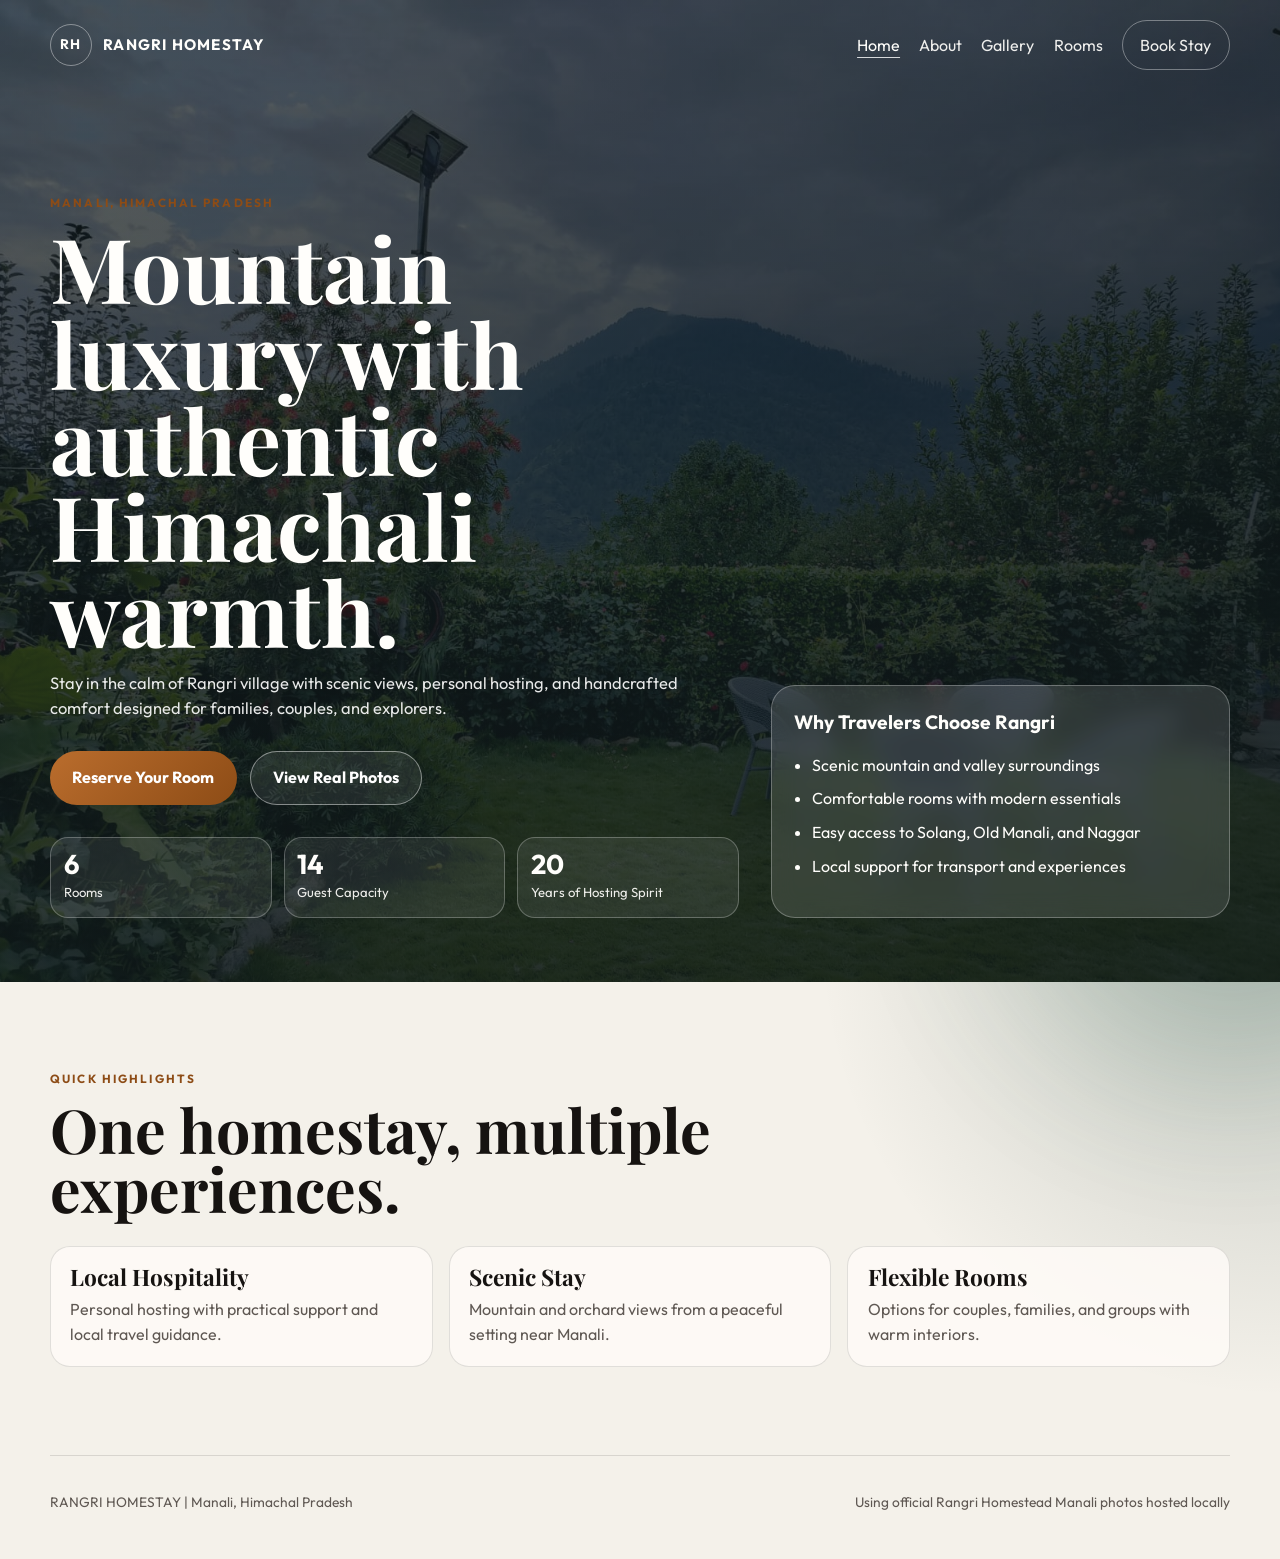
<file: index.html>
<!DOCTYPE html>
<html lang="en">
  <head>
    <meta charset="UTF-8" />
    <meta name="viewport" content="width=device-width, initial-scale=1.0" />
    <title>RANGRI HOMESTAY | Home</title>
    <meta
      name="description"
      content="RANGRI HOMESTAY Manali - premium mountain stay with authentic local hospitality."
    />
    <link rel="preconnect" href="https://fonts.googleapis.com" />
    <link rel="preconnect" href="https://fonts.gstatic.com" crossorigin />
    <link
      href="https://fonts.googleapis.com/css2?family=Outfit:wght@300;400;500;600;700;800&family=Playfair+Display:wght@500;600;700;800&display=swap"
      rel="stylesheet"
    />
    <link rel="stylesheet" href="styles.css" />
  </head>
  <body data-page="home">
    <div class="ambient ambient-one"></div>
    <div class="ambient ambient-two"></div>

    <header class="hero" id="home">
      <nav class="navbar container">
        <a class="brand" href="index.html">
          <span class="brand-dot">RH</span>
          <span>RANGRI HOMESTAY</span>
        </a>
        <div class="nav-links">
          <a href="index.html" data-nav="home">Home</a>
          <a href="about.html" data-nav="about">About</a>
          <a href="gallery.html" data-nav="gallery">Gallery</a>
          <a href="rooms.html" data-nav="rooms">Rooms</a>
          <a href="booking.html" class="nav-book" data-nav="booking">Book Stay</a>
        </div>
      </nav>

      <div class="hero-main container">
        <div class="hero-left reveal">
          <p class="eyebrow">Manali, Himachal Pradesh</p>
          <h1>Mountain luxury with authentic Himachali warmth.</h1>
          <p class="lead">
            Stay in the calm of Rangri village with scenic views, personal
            hosting, and handcrafted comfort designed for families, couples, and
            explorers.
          </p>
          <div class="hero-actions">
            <a href="booking.html" class="btn btn-solid">Reserve Your Room</a>
            <a href="gallery.html" class="btn btn-glass">View Real Photos</a>
          </div>
          <div class="metrics" id="metrics">
            <article class="metric">
              <strong data-target="6">0</strong>
              <span>Rooms</span>
            </article>
            <article class="metric">
              <strong data-target="14">0</strong>
              <span>Guest Capacity</span>
            </article>
            <article class="metric">
              <strong data-target="20">0</strong>
              <span>Years of Hosting Spirit</span>
            </article>
          </div>
        </div>

        <aside class="hero-panel reveal">
          <p class="panel-title">Why Travelers Choose Rangri</p>
          <ul>
            <li>Scenic mountain and valley surroundings</li>
            <li>Comfortable rooms with modern essentials</li>
            <li>Easy access to Solang, Old Manali, and Naggar</li>
            <li>Local support for transport and experiences</li>
          </ul>
        </aside>
      </div>
    </header>

    <main>
      <section class="section container reveal">
        <div class="section-head">
          <p class="eyebrow">Quick Highlights</p>
          <h2>One homestay, multiple experiences.</h2>
        </div>
        <div class="feature-grid">
          <article>
            <h3>Local Hospitality</h3>
            <p>Personal hosting with practical support and local travel guidance.</p>
          </article>
          <article>
            <h3>Scenic Stay</h3>
            <p>Mountain and orchard views from a peaceful setting near Manali.</p>
          </article>
          <article>
            <h3>Flexible Rooms</h3>
            <p>Options for couples, families, and groups with warm interiors.</p>
          </article>
        </div>
      </section>
    </main>

    <footer class="footer container">
      <p>RANGRI HOMESTAY | Manali, Himachal Pradesh</p>
      <p>Using official Rangri Homestead Manali photos hosted locally</p>
    </footer>

    <script src="script.js"></script>
  </body>
</html>
</file>
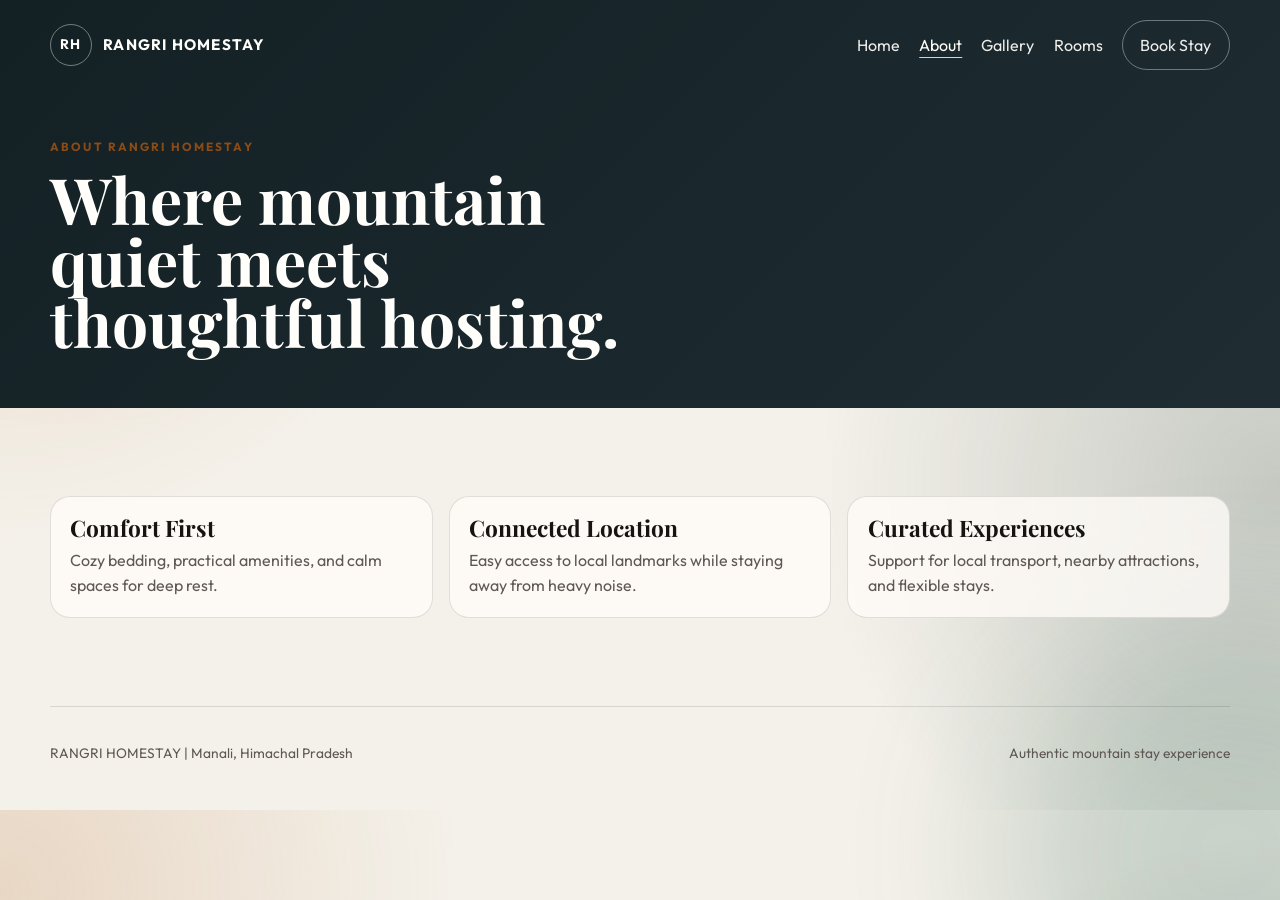
<file: about.html>
<!DOCTYPE html>
<html lang="en">
  <head>
    <meta charset="UTF-8" />
    <meta name="viewport" content="width=device-width, initial-scale=1.0" />
    <title>RANGRI HOMESTAY | About</title>
    <link rel="preconnect" href="https://fonts.googleapis.com" />
    <link rel="preconnect" href="https://fonts.gstatic.com" crossorigin />
    <link
      href="https://fonts.googleapis.com/css2?family=Outfit:wght@300;400;500;600;700;800&family=Playfair+Display:wght@500;600;700;800&display=swap"
      rel="stylesheet"
    />
    <link rel="stylesheet" href="styles.css" />
  </head>
  <body data-page="about">
    <div class="ambient ambient-one"></div>
    <div class="ambient ambient-two"></div>
    <header class="subhero">
      <nav class="navbar container">
        <a class="brand" href="index.html">
          <span class="brand-dot">RH</span>
          <span>RANGRI HOMESTAY</span>
        </a>
        <div class="nav-links">
          <a href="index.html" data-nav="home">Home</a>
          <a href="about.html" data-nav="about">About</a>
          <a href="gallery.html" data-nav="gallery">Gallery</a>
          <a href="rooms.html" data-nav="rooms">Rooms</a>
          <a href="booking.html" class="nav-book" data-nav="booking">Book Stay</a>
        </div>
      </nav>
      <div class="container subhero-content reveal">
        <p class="eyebrow">About RANGRI HOMESTAY</p>
        <h1>Where mountain quiet meets thoughtful hosting.</h1>
      </div>
    </header>

    <main>
      <section class="section container reveal">
        <div class="feature-grid">
          <article>
            <h3>Comfort First</h3>
            <p>Cozy bedding, practical amenities, and calm spaces for deep rest.</p>
          </article>
          <article>
            <h3>Connected Location</h3>
            <p>Easy access to local landmarks while staying away from heavy noise.</p>
          </article>
          <article>
            <h3>Curated Experiences</h3>
            <p>Support for local transport, nearby attractions, and flexible stays.</p>
          </article>
        </div>
      </section>
    </main>
    <footer class="footer container">
      <p>RANGRI HOMESTAY | Manali, Himachal Pradesh</p>
      <p>Authentic mountain stay experience</p>
    </footer>
    <script src="script.js"></script>
  </body>
</html>
</file>
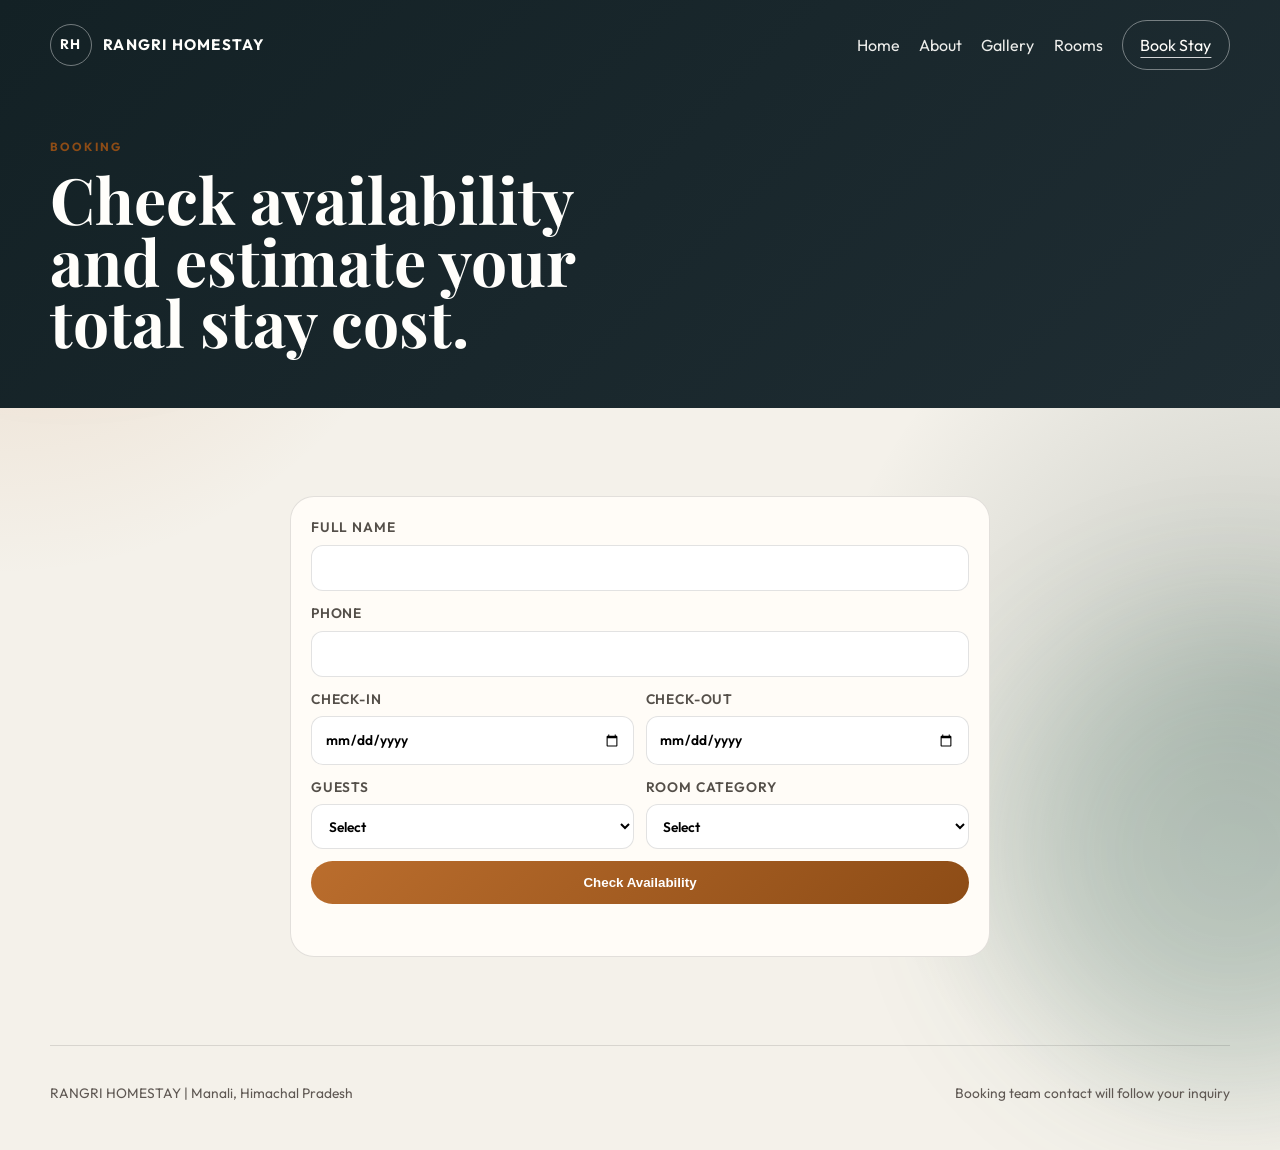
<file: booking.html>
<!DOCTYPE html>
<html lang="en">
  <head>
    <meta charset="UTF-8" />
    <meta name="viewport" content="width=device-width, initial-scale=1.0" />
    <title>RANGRI HOMESTAY | Booking</title>
    <link rel="preconnect" href="https://fonts.googleapis.com" />
    <link rel="preconnect" href="https://fonts.gstatic.com" crossorigin />
    <link
      href="https://fonts.googleapis.com/css2?family=Outfit:wght@300;400;500;600;700;800&family=Playfair+Display:wght@500;600;700;800&display=swap"
      rel="stylesheet"
    />
    <link rel="stylesheet" href="styles.css" />
  </head>
  <body data-page="booking">
    <div class="ambient ambient-one"></div>
    <div class="ambient ambient-two"></div>
    <header class="subhero">
      <nav class="navbar container">
        <a class="brand" href="index.html">
          <span class="brand-dot">RH</span>
          <span>RANGRI HOMESTAY</span>
        </a>
        <div class="nav-links">
          <a href="index.html" data-nav="home">Home</a>
          <a href="about.html" data-nav="about">About</a>
          <a href="gallery.html" data-nav="gallery">Gallery</a>
          <a href="rooms.html" data-nav="rooms">Rooms</a>
          <a href="booking.html" class="nav-book" data-nav="booking">Book Stay</a>
        </div>
      </nav>
      <div class="container subhero-content reveal">
        <p class="eyebrow">Booking</p>
        <h1>Check availability and estimate your total stay cost.</h1>
      </div>
    </header>
    <main>
      <section class="section container reveal">
        <div class="booking-wrap single">
          <form class="booking-form" id="bookingForm">
            <label>
              Full Name
              <input type="text" name="name" required />
            </label>
            <label>
              Phone
              <input type="tel" name="phone" required />
            </label>
            <div class="two-col">
              <label>
                Check-in
                <input type="date" name="checkin" required />
              </label>
              <label>
                Check-out
                <input type="date" name="checkout" required />
              </label>
            </div>
            <div class="two-col">
              <label>
                Guests
                <select name="guests" required>
                  <option value="">Select</option>
                  <option value="2">Up to 2 Guests</option>
                  <option value="4">Up to 4 Guests</option>
                  <option value="6">Up to 6 Guests</option>
                </select>
              </label>
              <label>
                Room Category
                <select name="roomType" required>
                  <option value="">Select</option>
                  <option value="3200">Mountain Deluxe</option>
                  <option value="4600">Family Suite</option>
                  <option value="2800">Cozy Standard</option>
                </select>
              </label>
            </div>
            <button type="submit" class="btn btn-solid full">Check Availability</button>
            <p class="form-note" id="formMessage" aria-live="polite"></p>
          </form>
        </div>
      </section>
    </main>
    <footer class="footer container">
      <p>RANGRI HOMESTAY | Manali, Himachal Pradesh</p>
      <p>Booking team contact will follow your inquiry</p>
    </footer>
    <script src="script.js"></script>
  </body>
</html>
</file>
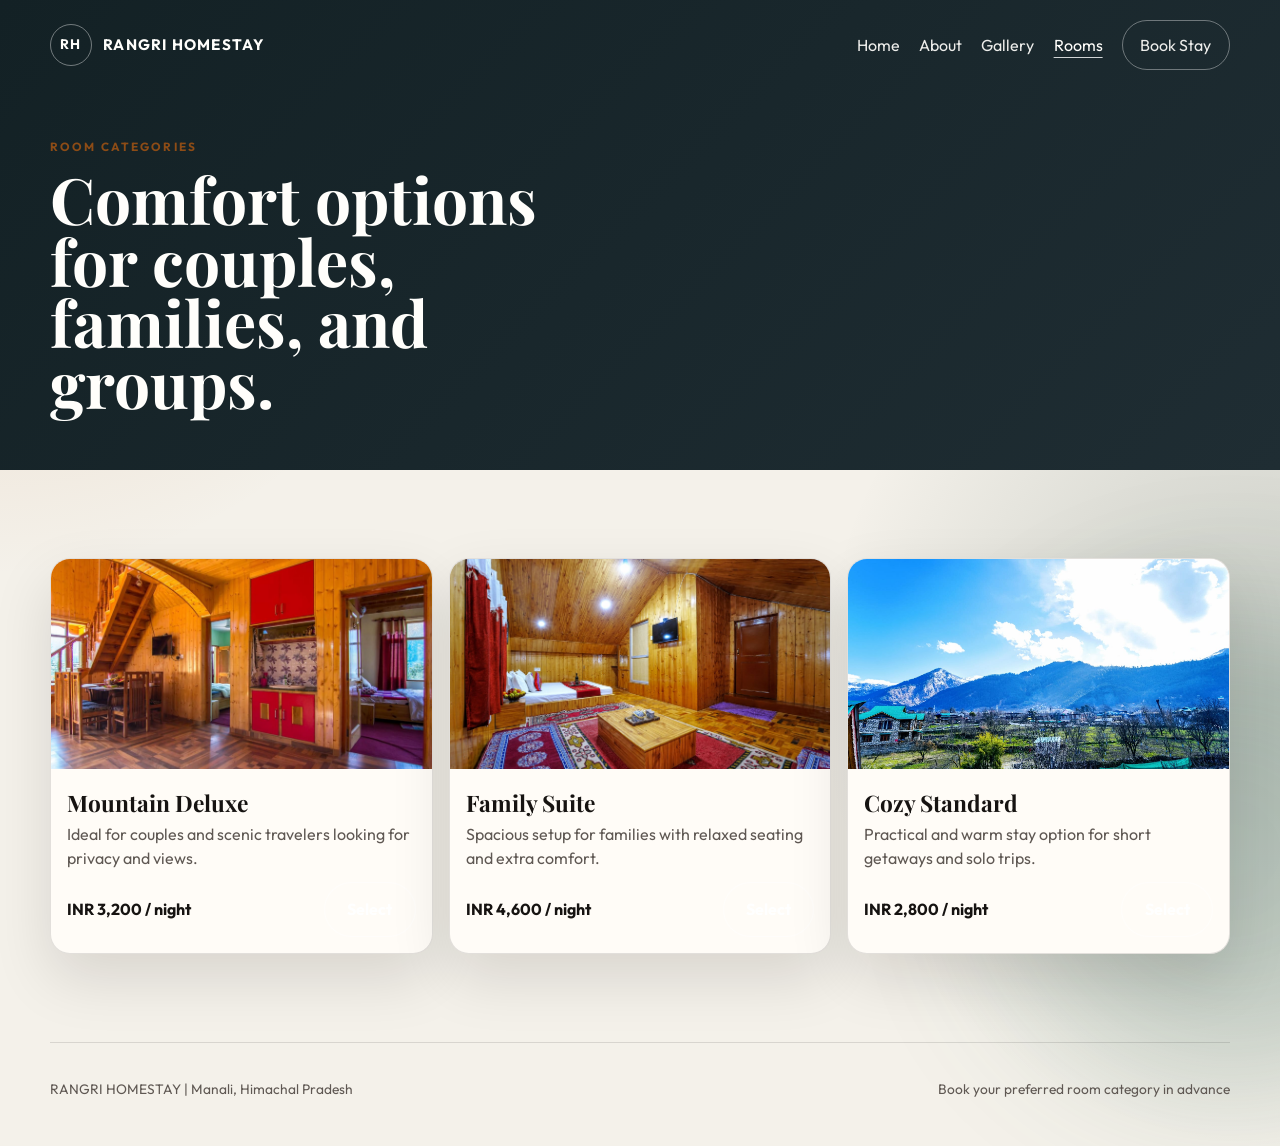
<file: rooms.html>
<!DOCTYPE html>
<html lang="en">
  <head>
    <meta charset="UTF-8" />
    <meta name="viewport" content="width=device-width, initial-scale=1.0" />
    <title>RANGRI HOMESTAY | Rooms</title>
    <link rel="preconnect" href="https://fonts.googleapis.com" />
    <link rel="preconnect" href="https://fonts.gstatic.com" crossorigin />
    <link
      href="https://fonts.googleapis.com/css2?family=Outfit:wght@300;400;500;600;700;800&family=Playfair+Display:wght@500;600;700;800&display=swap"
      rel="stylesheet"
    />
    <link rel="stylesheet" href="styles.css" />
  </head>
  <body data-page="rooms">
    <div class="ambient ambient-one"></div>
    <div class="ambient ambient-two"></div>
    <header class="subhero">
      <nav class="navbar container">
        <a class="brand" href="index.html">
          <span class="brand-dot">RH</span>
          <span>RANGRI HOMESTAY</span>
        </a>
        <div class="nav-links">
          <a href="index.html" data-nav="home">Home</a>
          <a href="about.html" data-nav="about">About</a>
          <a href="gallery.html" data-nav="gallery">Gallery</a>
          <a href="rooms.html" data-nav="rooms">Rooms</a>
          <a href="booking.html" class="nav-book" data-nav="booking">Book Stay</a>
        </div>
      </nav>
      <div class="container subhero-content reveal">
        <p class="eyebrow">Room Categories</p>
        <h1>Comfort options for couples, families, and groups.</h1>
      </div>
    </header>
    <main>
      <section class="section container reveal">
        <div class="rooms-grid" id="roomsGrid"></div>
      </section>
    </main>
    <footer class="footer container">
      <p>RANGRI HOMESTAY | Manali, Himachal Pradesh</p>
      <p>Book your preferred room category in advance</p>
    </footer>
    <script src="script.js"></script>
  </body>
</html>
</file>
<file: styles.css>
:root {
  --bg: #f4f1ea;
  --ink: #161311;
  --muted: #5f5853;
  --surface: rgba(255, 252, 248, 0.8);
  --surface-strong: #fffcf7;
  --line: rgba(22, 19, 17, 0.12);
  --accent: #ba6d2d;
  --accent-deep: #8d4c16;
  --pine: #203c35;
  --night: #10191b;
  --shadow: 0 24px 60px rgba(15, 11, 8, 0.12);
}

* {
  box-sizing: border-box;
}

html,
body {
  margin: 0;
  padding: 0;
  scroll-behavior: smooth;
}

body {
  font-family: "Outfit", sans-serif;
  color: var(--ink);
  background:
    radial-gradient(80vw 80vw at 0% 10%, rgba(186, 109, 45, 0.2), transparent 45%),
    radial-gradient(80vw 80vw at 100% 60%, rgba(32, 60, 53, 0.22), transparent 45%),
    var(--bg);
  line-height: 1.55;
}

.ambient {
  position: fixed;
  width: 460px;
  height: 460px;
  border-radius: 50%;
  filter: blur(80px);
  opacity: 0.22;
  z-index: -1;
  pointer-events: none;
}

.ambient-one {
  top: -180px;
  left: -160px;
  background: #cf8548;
}

.ambient-two {
  right: -180px;
  bottom: -180px;
  background: #356857;
}

.container {
  width: min(1180px, calc(100% - 2rem));
  margin: 0 auto;
}

a {
  text-decoration: none;
  color: inherit;
}

.eyebrow {
  margin: 0 0 0.75rem;
  font-size: 0.74rem;
  text-transform: uppercase;
  letter-spacing: 0.18em;
  color: var(--accent-deep);
  font-weight: 700;
}

h1,
h2,
h3 {
  font-family: "Playfair Display", serif;
  line-height: 0.96;
  margin: 0;
}

.hero {
  position: relative;
  min-height: 100vh;
  background: var(--hero-bg, linear-gradient(rgba(16, 25, 27, 0.3), rgba(16, 25, 27, 0.7)));
  transition: background-image 900ms ease;
  color: #fffefb;
}

.hero::after {
  content: "";
  position: absolute;
  inset: 0;
  background: linear-gradient(110deg, rgba(16, 25, 27, 0.56), rgba(16, 25, 27, 0.72));
}

.hero > * {
  position: relative;
  z-index: 2;
}

.navbar {
  display: flex;
  justify-content: space-between;
  align-items: center;
  gap: 1rem;
  padding: 1.25rem 0;
}

.brand {
  display: inline-flex;
  align-items: center;
  gap: 0.7rem;
  font-size: 0.95rem;
  font-weight: 700;
  letter-spacing: 0.08em;
}

.brand-dot {
  width: 42px;
  height: 42px;
  border: 1px solid rgba(255, 255, 255, 0.4);
  border-radius: 50%;
  display: grid;
  place-items: center;
  font-size: 0.86rem;
}

.nav-links {
  display: flex;
  align-items: center;
  gap: 1.2rem;
}

.nav-links a {
  opacity: 0.92;
}

.nav-links a.active {
  opacity: 1;
  text-decoration: underline;
  text-decoration-color: rgba(255, 255, 255, 0.8);
  text-underline-offset: 6px;
}

.nav-book {
  padding: 0.72rem 1.1rem;
  border: 1px solid rgba(255, 255, 255, 0.4);
  border-radius: 999px;
}

.hero-main {
  display: grid;
  grid-template-columns: 1.2fr 0.8fr;
  gap: 2rem;
  align-items: end;
  padding: 6.5rem 0 4rem;
}

.hero-left h1 {
  font-size: clamp(2.8rem, 7vw, 5.6rem);
  max-width: 11ch;
  margin-bottom: 1rem;
}

.lead {
  font-size: 1.03rem;
  max-width: 60ch;
  color: rgba(255, 255, 255, 0.9);
}

.hero-actions {
  margin: 1.8rem 0 2rem;
  display: flex;
  flex-wrap: wrap;
  gap: 0.8rem;
}

.btn {
  border-radius: 999px;
  padding: 0.86rem 1.4rem;
  display: inline-flex;
  justify-content: center;
  align-items: center;
  font-weight: 700;
  transition: transform 160ms ease, opacity 160ms ease;
}

.btn:hover {
  transform: translateY(-2px);
}

.btn-solid {
  background: linear-gradient(135deg, var(--accent), var(--accent-deep));
  color: #fff;
  border: 0;
}

.btn-glass {
  border: 1px solid rgba(255, 255, 255, 0.45);
  background: rgba(255, 255, 255, 0.08);
  color: #fff;
}

.metrics {
  display: grid;
  grid-template-columns: repeat(3, minmax(80px, 1fr));
  gap: 0.75rem;
}

.metric {
  border: 1px solid rgba(255, 255, 255, 0.26);
  border-radius: 18px;
  padding: 0.85rem 0.8rem;
  background: rgba(255, 255, 255, 0.08);
}

.metric strong {
  display: block;
  font-size: 1.7rem;
  line-height: 1;
}

.metric span {
  font-size: 0.82rem;
  opacity: 0.92;
}

.hero-panel {
  padding: 1.4rem;
  border-radius: 24px;
  background: rgba(255, 255, 255, 0.12);
  backdrop-filter: blur(12px);
  border: 1px solid rgba(255, 255, 255, 0.28);
}

.panel-title {
  margin: 0 0 0.9rem;
  font-size: 1.2rem;
  font-weight: 700;
}

.hero-panel ul {
  margin: 0 0 1rem;
  padding-left: 1.1rem;
  display: grid;
  gap: 0.56rem;
}

.panel-note {
  margin: 0;
  font-size: 0.8rem;
  color: rgba(255, 255, 255, 0.84);
}

.section {
  padding: 5.5rem 0;
}

.subhero {
  background: linear-gradient(135deg, #132125, #1f2d33);
  color: #fffefb;
}

.subhero-content {
  padding: 3rem 0 3.5rem;
}

.subhero-content h1 {
  font-size: clamp(2.2rem, 5vw, 4rem);
  max-width: 14ch;
}

.section-dark {
  background: linear-gradient(180deg, #151f22, #11181a);
  color: #fef8ef;
}

.section-dark .eyebrow {
  color: #f7c798;
}

.section-head {
  max-width: 760px;
  margin-bottom: 1.8rem;
}

.section-head h2 {
  font-size: clamp(2.1rem, 5vw, 3.8rem);
}

.feature-grid {
  display: grid;
  grid-template-columns: repeat(3, 1fr);
  gap: 1rem;
}

.feature-grid article {
  border: 1px solid var(--line);
  border-radius: 20px;
  padding: 1.2rem;
  background: var(--surface);
}

.feature-grid h3 {
  margin-bottom: 0.6rem;
  font-size: 1.42rem;
}

.feature-grid p {
  margin: 0;
  color: var(--muted);
}

.gallery-grid {
  display: grid;
  grid-template-columns: repeat(12, 1fr);
  gap: 0.8rem;
}

.photo-tile {
  position: relative;
  border-radius: 14px;
  overflow: hidden;
  min-height: 200px;
  border: 1px solid rgba(255, 255, 255, 0.18);
  cursor: zoom-in;
}

.photo-tile:nth-child(6n + 1),
.photo-tile:nth-child(6n + 4) {
  grid-column: span 6;
}

.photo-tile:nth-child(6n + 2),
.photo-tile:nth-child(6n + 3),
.photo-tile:nth-child(6n + 5),
.photo-tile:nth-child(6n + 6) {
  grid-column: span 3;
}

.photo-tile img {
  width: 100%;
  height: 100%;
  object-fit: cover;
  transition: transform 350ms ease;
}

.photo-tile:hover img {
  transform: scale(1.06);
}

.rooms-grid {
  display: grid;
  grid-template-columns: repeat(3, 1fr);
  gap: 1rem;
}

.room-card {
  border: 1px solid var(--line);
  border-radius: 20px;
  background: var(--surface-strong);
  overflow: hidden;
  box-shadow: var(--shadow);
}

.room-card img {
  width: 100%;
  height: 210px;
  object-fit: cover;
}

.room-card-body {
  padding: 1rem;
}

.room-card h3 {
  font-size: 1.42rem;
  margin-bottom: 0.5rem;
}

.room-card p {
  margin: 0 0 0.7rem;
  color: var(--muted);
}

.price-line {
  display: flex;
  justify-content: space-between;
  align-items: center;
  font-weight: 700;
}

.booking-wrap {
  border-radius: 24px;
  padding: 1.25rem;
  border: 1px solid var(--line);
  background: var(--surface-strong);
  display: grid;
  grid-template-columns: 1fr 1fr;
  gap: 1rem;
}

.booking-wrap.single {
  grid-template-columns: 1fr;
  max-width: 700px;
  margin: 0 auto;
}

.booking-copy h2 {
  font-size: clamp(2rem, 5vw, 3.2rem);
  margin-bottom: 1rem;
}

.booking-copy p {
  color: var(--muted);
}

.booking-form {
  display: grid;
  gap: 0.75rem;
}

.booking-form label {
  display: grid;
  gap: 0.38rem;
  font-size: 0.86rem;
  text-transform: uppercase;
  letter-spacing: 0.06em;
  font-weight: 600;
  color: #544f49;
}

.booking-form input,
.booking-form select {
  border: 1px solid var(--line);
  border-radius: 12px;
  font: inherit;
  padding: 0.72rem 0.8rem;
  background: #fff;
}

.two-col {
  display: grid;
  grid-template-columns: 1fr 1fr;
  gap: 0.7rem;
}

.full {
  width: 100%;
}

.form-note {
  min-height: 1.3rem;
  margin: 0;
  font-size: 0.92rem;
}

.lightbox {
  position: fixed;
  inset: 0;
  background: rgba(0, 0, 0, 0.88);
  display: none;
  place-items: center;
  z-index: 40;
}

.lightbox.open {
  display: grid;
}

.lightbox img {
  width: min(92vw, 980px);
  max-height: 85vh;
  object-fit: contain;
  border-radius: 8px;
}

.lightbox-close {
  position: absolute;
  top: 1rem;
  right: 1rem;
  width: 42px;
  height: 42px;
  border: 1px solid rgba(255, 255, 255, 0.5);
  color: #fff;
  background: transparent;
  border-radius: 50%;
  cursor: pointer;
}

.footer {
  display: flex;
  justify-content: space-between;
  flex-wrap: wrap;
  gap: 0.65rem;
  border-top: 1px solid var(--line);
  padding: 1.4rem 0 2rem;
  color: var(--muted);
  font-size: 0.86rem;
}

.reveal {
  opacity: 0;
  transform: translateY(24px);
  transition: opacity 550ms ease, transform 550ms ease;
}

.reveal.visible {
  opacity: 1;
  transform: translateY(0);
}

@media (max-width: 980px) {
  .hero-main,
  .booking-wrap {
    grid-template-columns: 1fr;
  }

  .feature-grid,
  .rooms-grid {
    grid-template-columns: 1fr 1fr;
  }

  .photo-tile:nth-child(6n + 1),
  .photo-tile:nth-child(6n + 4),
  .photo-tile:nth-child(6n + 2),
  .photo-tile:nth-child(6n + 3),
  .photo-tile:nth-child(6n + 5),
  .photo-tile:nth-child(6n + 6) {
    grid-column: span 6;
  }
}

@media (max-width: 720px) {
  .nav-links a:not(.nav-book) {
    display: none;
  }

  .hero-main {
    padding-top: 4rem;
  }

  .metrics,
  .feature-grid,
  .rooms-grid,
  .two-col {
    grid-template-columns: 1fr;
  }

  .photo-tile:nth-child(6n + 1),
  .photo-tile:nth-child(6n + 4),
  .photo-tile:nth-child(6n + 2),
  .photo-tile:nth-child(6n + 3),
  .photo-tile:nth-child(6n + 5),
  .photo-tile:nth-child(6n + 6) {
    grid-column: span 12;
  }

  .section {
    padding: 4.4rem 0;
  }
}
</file>
